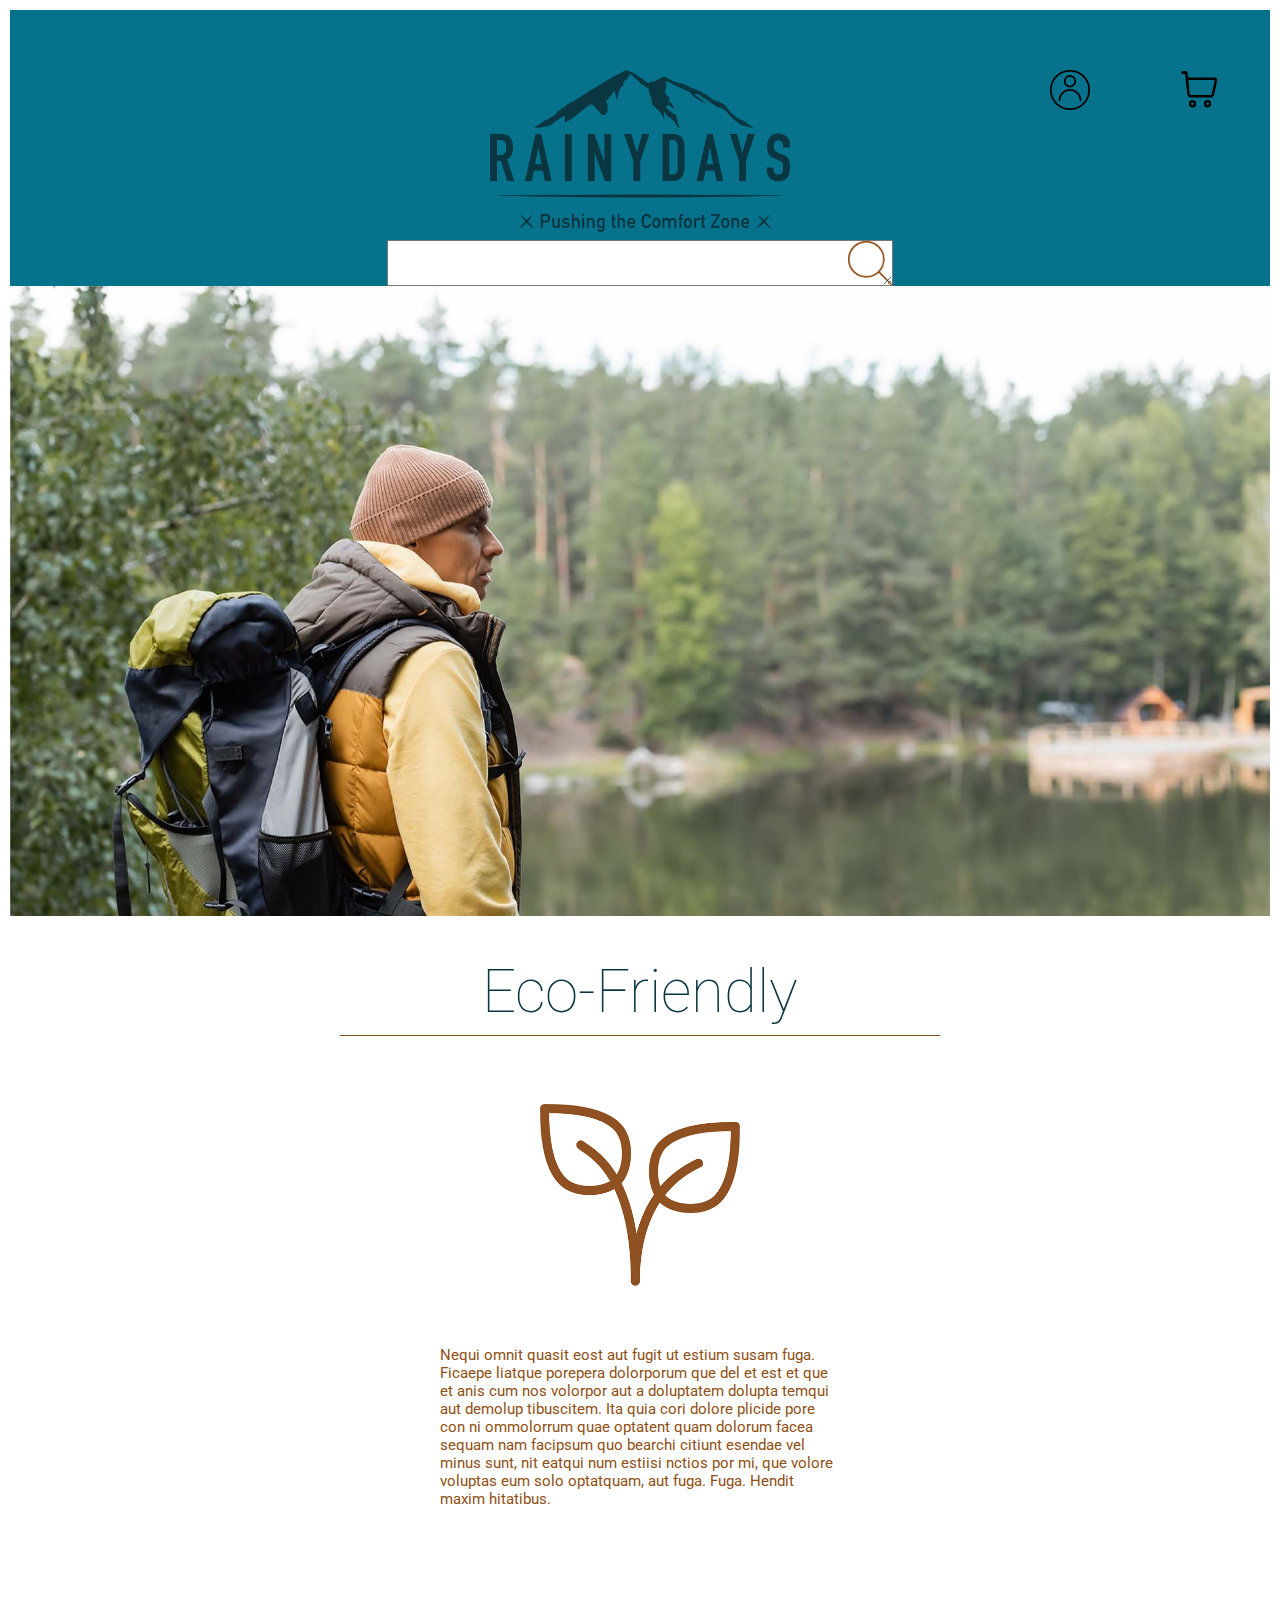
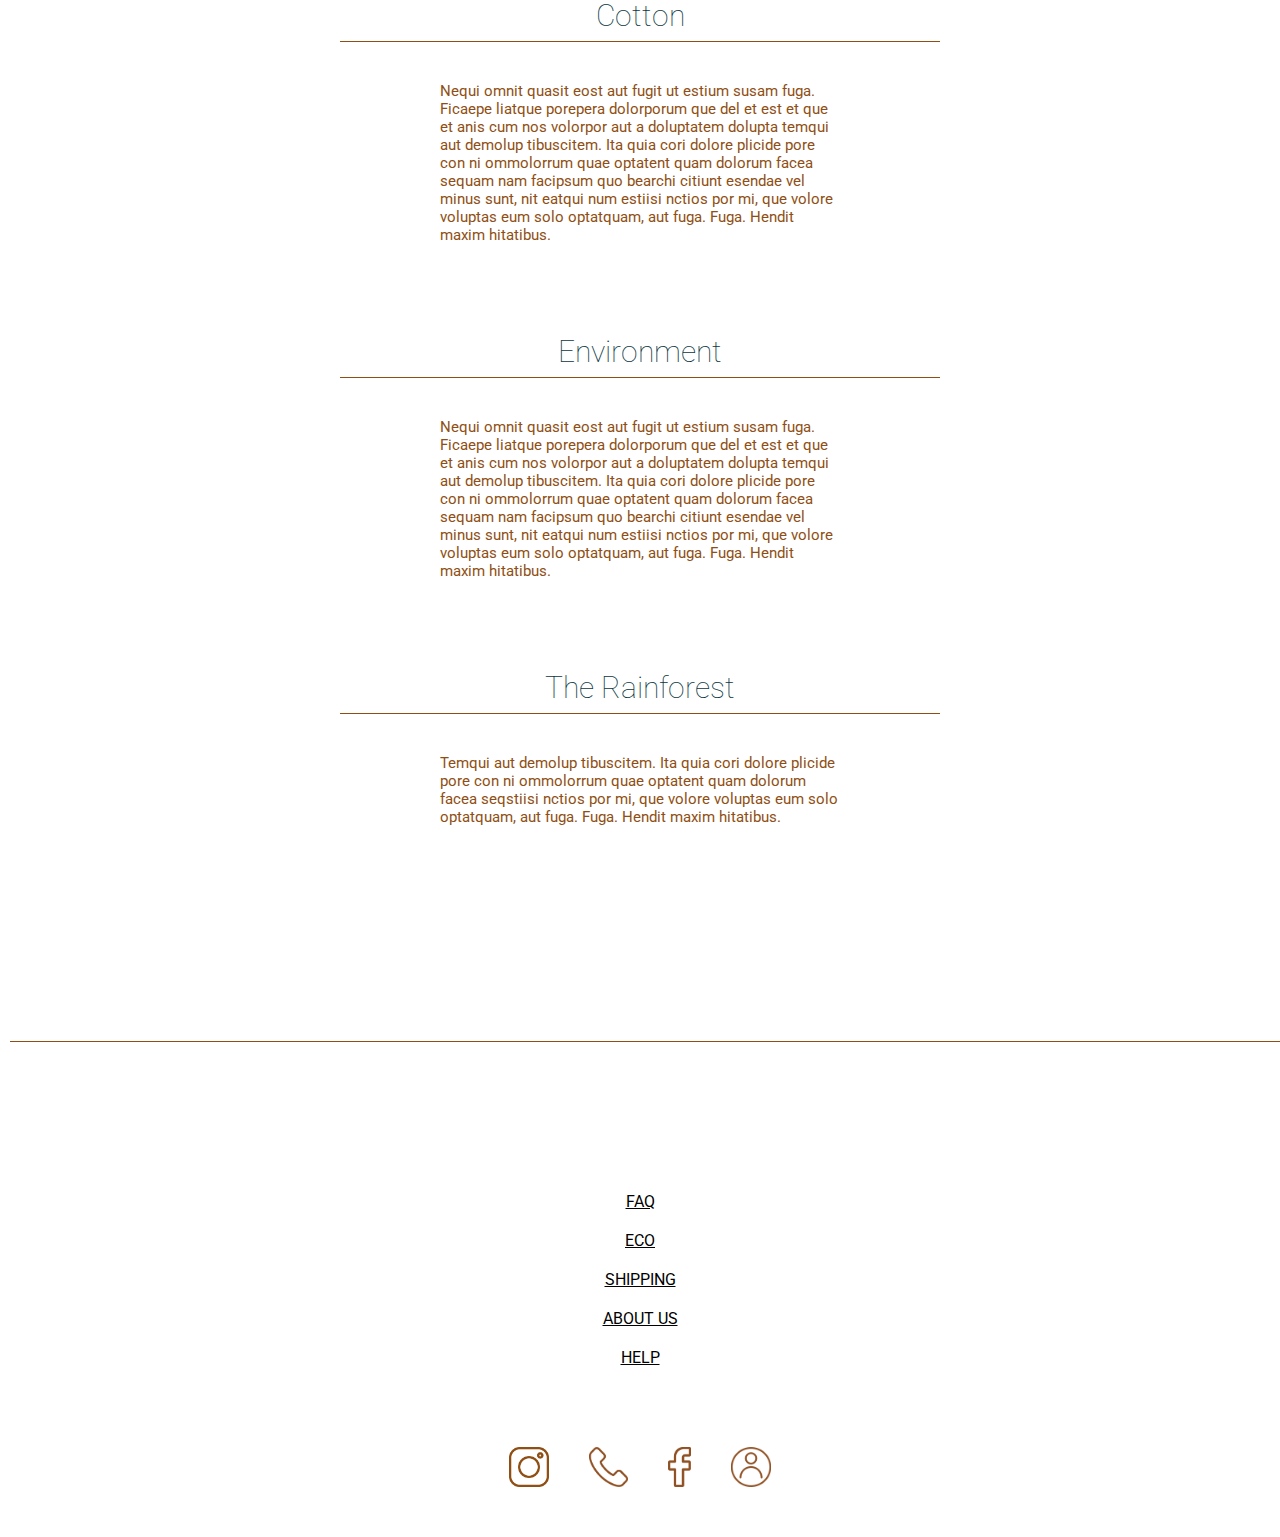
<file: Eco.html>
<!DOCTYPE html>
<html lang="en">
<head>
    <meta charset="UTF-8">
    <meta http-equiv="X-UA-Compatible" content="IE=edge">
    <meta name="viewport" content="width=device-width, initial-scale=1.0">
    <title>Eco-friendly></title>
    
    <link href="./css/styl.css" rel="stylesheet">
    <link rel="preconnect" href="https://fonts.googleapis.com">
    <link rel="preconnect" href="https://fonts.gstatic.com" crossorigin>
    <link href="https://fonts.googleapis.com/css2?family=Arima+Madurai:wght@200&family=Assistant:wght@200&family=Dongle:wght@300&family=Nanum+Gothic&family=Roboto:wght@100;300;400&display=swap" rel="stylesheet">

</head>
<body>
    <header>

        <div class="parent">
            <div class="logo">
                <a href="index.html">  <img src="./Image/RainyDays_Logo.png" alt="logo"></a>
            </div>
            <div class="profilicon">
                <a href="new-member.html"> <img src="./Image/profil bilde.png" alt="profilicon"></a>
            </div>
            <div class="kasseicon">
                <img src="./Image/001-shopping-cart.png" alt="kasseicon">
            </div>

        </div> 

        <form class="srcbox"> 
            <textarea id="message" class="texst" name="message"> </textarea>
           
        </form>

        <nav class="navbarstyling">

            <ul>
                <li> <a href="" class="Men">Men</a></li>
                <li> <a href="" class="Wommen">Wommen</a></li>
                <li> <a href=""  aria-haspopup="true"> Info</a>  
                   <ul class="dropdown" aria-label="submenu">
                       <li> <a href="material.html"> Matarial </a></li>
                       <li> <a href="shipping.html"> Shipping </a></li>
                       <li> <a href="member.html"> Member </a></li>
                       <li> <a href="Eco.html"> Eco Friendly </a></li>
                   </ul>
 
                </li> 

                <li> <a href="" class="Boots">Boots</a></li>
                <li> <a href="" class="Sale">Sale</a></li>
            </ul>

        </nav> 
  
    </header>

    <main>

        <section class="hedding-eco">
        </section>

        <section class="eco-friendly">
            <h1> Eco-Friendly </h1>
        </section> 
        
        <hr>

        <section class="eco-icon">
            <img src="./Image/Eco-icon.png" alt="eco symbol of to leaf">
        </section>

        <section class="iconinfo">

            <p>Nequi omnit quasit eost aut fugit ut estium susam fuga. 
               Ficaepe liatque porepera dolorporum que del et est et que et anis
               cum nos volorpor aut a doluptatem dolupta temqui aut demolup tibuscitem. 
               Ita quia cori dolore plicide pore con ni ommolorrum quae optatent quam 
               dolorum facea sequam nam facipsum quo bearchi citiunt esendae vel minus sunt, 
               nit eatqui num estiisi nctios por mi, que volore voluptas eum solo optatquam, 
               aut fuga. Fuga. Hendit maxim hitatibus.</p>

        </section>

        <section class="min-hedding">
            <h2> Cotton </h2>
        </section> 
        
        <hr>
        <section class="iconinfo">

            <p>Nequi omnit quasit eost aut fugit ut estium susam fuga. 
               Ficaepe liatque porepera dolorporum que del et est et que et anis
               cum nos volorpor aut a doluptatem dolupta temqui aut demolup tibuscitem. 
               Ita quia cori dolore plicide pore con ni ommolorrum quae optatent quam 
               dolorum facea sequam nam facipsum quo bearchi citiunt esendae vel minus sunt, 
               nit eatqui num estiisi nctios por mi, que volore voluptas eum solo optatquam, 
               aut fuga. Fuga. Hendit maxim hitatibus.</p>

        </section>

        <section class="min-hedding">
            <h2> Environment </h2>
        </section> 
        
        <hr>
        <section class="iconinfo">

            <p>Nequi omnit quasit eost aut fugit ut estium susam fuga. 
               Ficaepe liatque porepera dolorporum que del et est et que et anis
               cum nos volorpor aut a doluptatem dolupta temqui aut demolup tibuscitem. 
               Ita quia cori dolore plicide pore con ni ommolorrum quae optatent quam 
               dolorum facea sequam nam facipsum quo bearchi citiunt esendae vel minus sunt, 
               nit eatqui num estiisi nctios por mi, que volore voluptas eum solo optatquam, 
               aut fuga. Fuga. Hendit maxim hitatibus.</p>

        </section>

        

        <section class="min-hedding">
            <h2> The Rainforest </h2>
        </section> 
        
        <hr>
        <section class="iconinfo, rainforist">

            <p>Temqui aut demolup tibuscitem. 
            Ita quia cori dolore plicide pore con ni ommolorrum 
            quae optatent quam dolorum facea seqstiisi nctios por mi, que 
            volore voluptas eum solo optatquam, aut fuga. Fuga. 
            Hendit maxim hitatibus.</p>

        </section>



    </main>

    <hr class="over-the-footer">
    
    <footer> 

        <section class="info-company">
            
            <div class="faq">  <a href="">FAQ </a> </div>
             <div class="return"> <a href="Eco.html"> ECO </a> </div>
             <div class="shipping-footer"><a href="shipping.html"> SHIPPING </a></div>
             <div class="about"><a href=""> ABOUT US </a> </div>
             <div class="help"> <a href="" >HELP</a> </div>
           
        </section>

        <section class="sosial-media-icon">

            <div class="instagram">
                <img src="/Image/instagram.png" alt="instagram icon">
            </div>

            <div class="telephon">
                <img src="./Image/telefon.png" alt="telephon icon">
            </div>

            <div class="facbook">
                <img src="./Image/facboook.png" alt="facbook icon">
            </div>

            <div class="profill">
                <img src="./Image/profilene.png" alt="my profil icon">
            </div>

        </section>

    </footer>
</body>
</html>
</file>
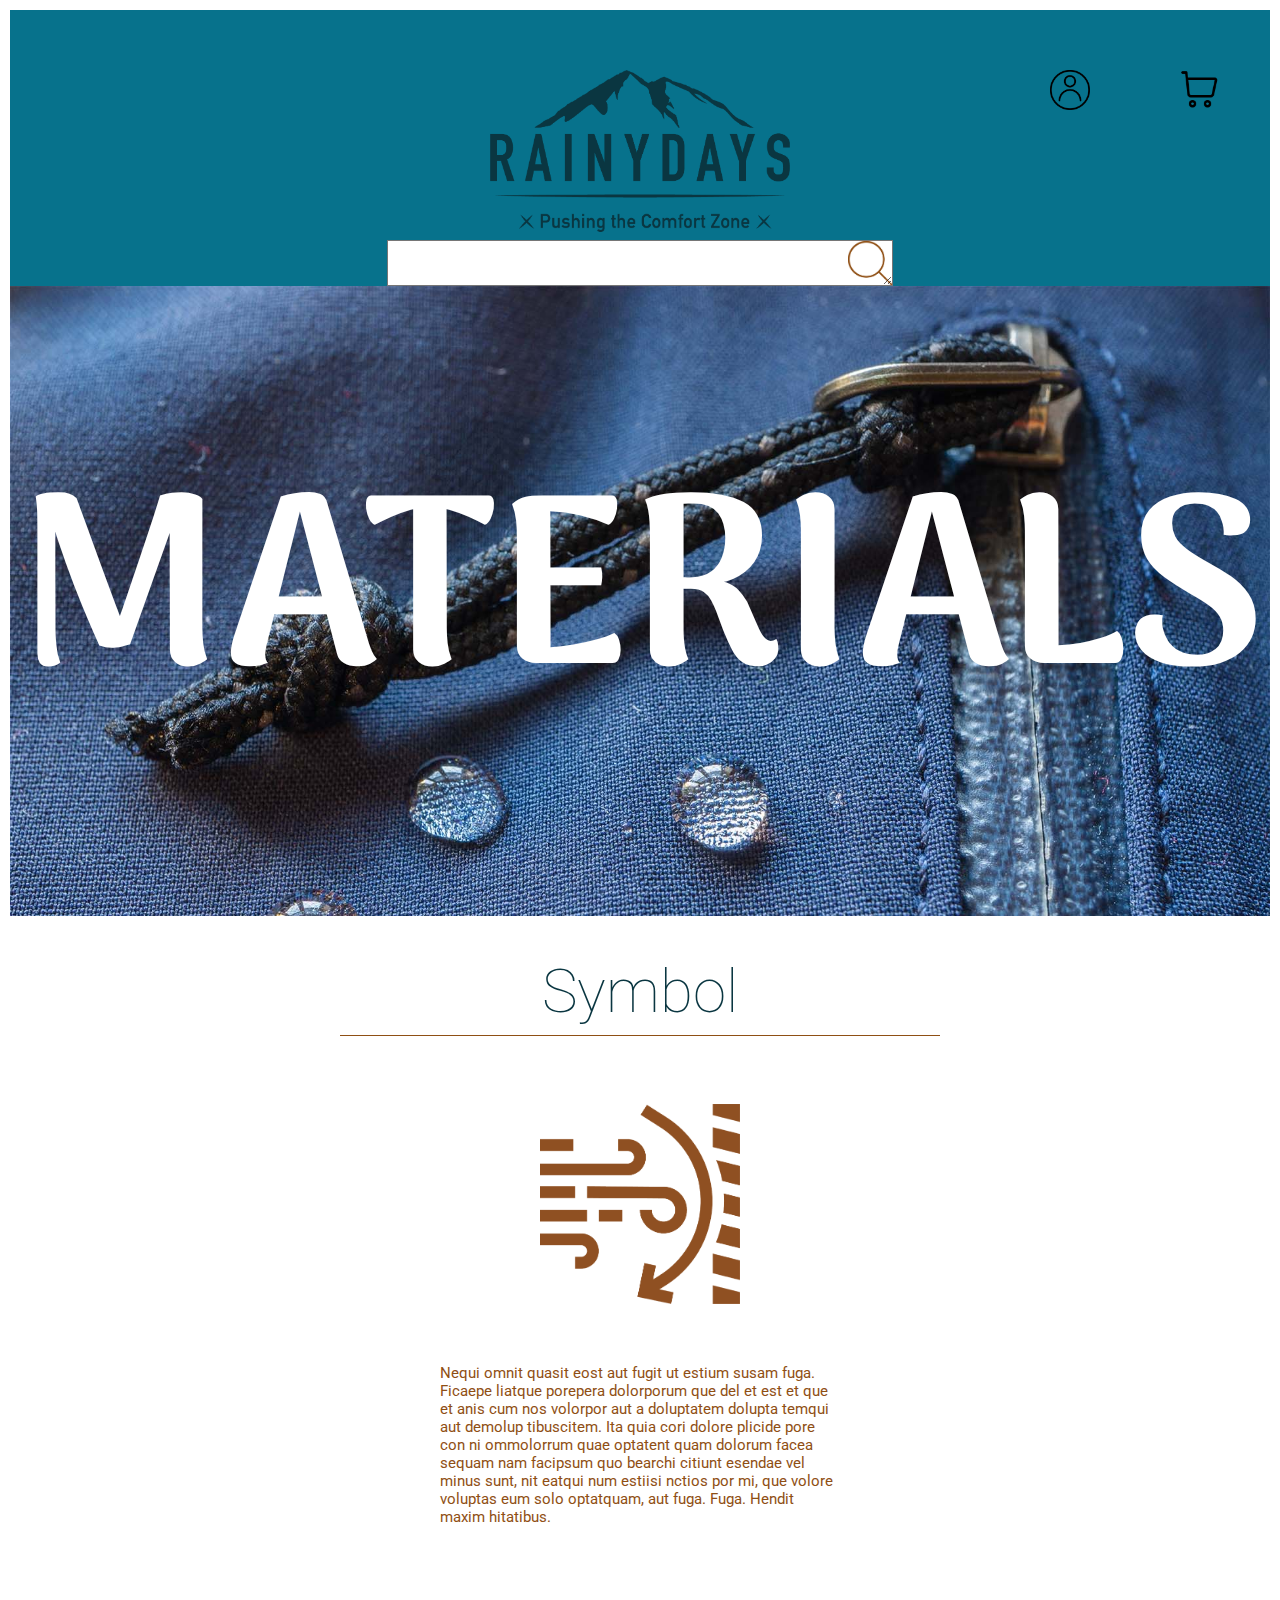
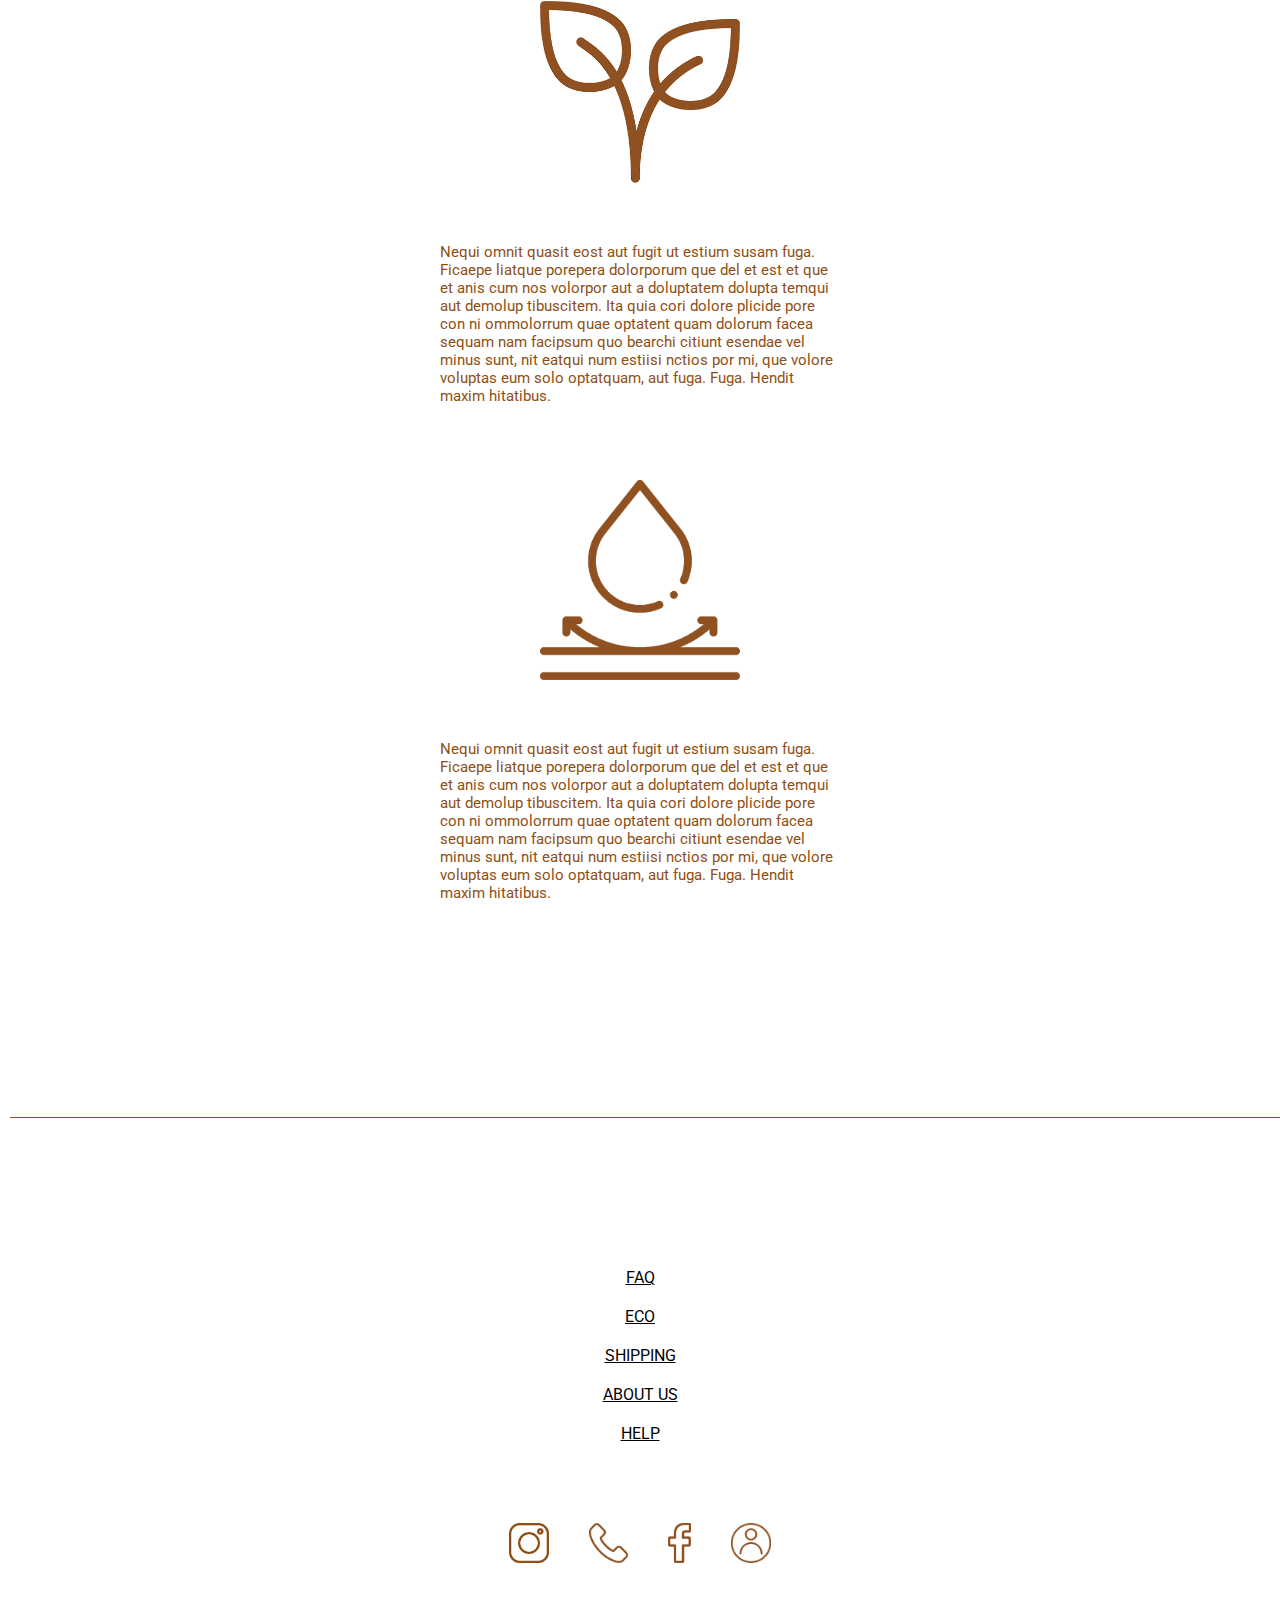
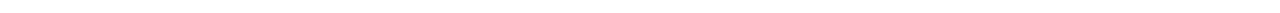
<file: material.html>
<!DOCTYPE html>
<html lang="en">
<head>
    <meta charset="UTF-8">
    <meta http-equiv="X-UA-Compatible" content="IE=edge">
    <meta name="viewport" content="width=device-width, initial-scale=1.0">
    <title>Material</title>

    <link href="./css/styl.css" rel="stylesheet">
    <link rel="preconnect" href="https://fonts.googleapis.com">
    <link rel="preconnect" href="https://fonts.gstatic.com" crossorigin>
    <link href="https://fonts.googleapis.com/css2?family=Arima+Madurai:wght@200&family=Assistant:wght@200&family=Dongle:wght@300&family=Nanum+Gothic&family=Roboto:wght@100;300;400&display=swap" rel="stylesheet">

</head>

<body>

    <header>

        <div class="parent">
            <div class="logo">
                <a href="index.html">  
                <img src="./Image/RainyDays_Logo.png" alt="logo"> </a>
            </div>
            <div class="profilicon">
                <a href="new-member.html"> <img src="./Image/profil bilde.png" alt="profilicon"></a>
            </div>
            <div class="kasseicon">
                <img src="./Image/001-shopping-cart.png" alt="kasseicon">
            </div>
    
        </div> 
    
        <form class="srcbox"> 
            <textarea id="message" class="texst" name="message"> </textarea>
           
        </form>
    
        <nav class="navbarstyling">
    
            <ul>
                <li> <a href="" class="Men">Men</a></li>
                <li> <a href="" class="Wommen">Wommen</a></li>
                <li> <a href=""  aria-haspopup="true"> Info</a>  
                   <ul class="dropdown" aria-label="submenu">
                       <li> <a href="material.html"> Matarial </a></li>
                       <li> <a href="shipping.html"> Shipping </a></li>
                       <li> <a href="member.html"> Member </a></li>
                       <li> <a href="Eco.html"> Eco Friendly </a></li>
                   </ul>
    
                </li> 
    
                <li> <a href="" class="Boots">Boots</a></li>
                <li> <a href="" class="Sale">Sale</a></li>
            </ul>
    
        </nav> 
    
    </header>


    <main>  
    
              <section class="material-hedding">

               <div class="matarial-texst"> MATERIALS </div>
    
              </section>

              <section class="symbol-hedding, top-hedding">

     <h1> Symbol </h1>
        
    </section>

    <hr>

    <section class="windprof-icon, icon-photo">

        <img src="./Image/symbold-windproof.png" alt="windprof icon">

    </section>

    <section class="iconinfo">

        <p>Nequi omnit quasit eost aut fugit ut estium susam fuga. 
           Ficaepe liatque porepera dolorporum que del et est et que et anis
           cum nos volorpor aut a doluptatem dolupta temqui aut demolup tibuscitem. 
           Ita quia cori dolore plicide pore con ni ommolorrum quae optatent quam 
           dolorum facea sequam nam facipsum quo bearchi citiunt esendae vel minus sunt, 
           nit eatqui num estiisi nctios por mi, que volore voluptas eum solo optatquam, 
           aut fuga. Fuga. Hendit maxim hitatibus.</p>

    </section>

    <section class="eco-icon">
        <img src="./Image/Eco-icon.png" alt="eco symbol of to leaf">
    </section>

    <section class="iconinfo">

        <p>Nequi omnit quasit eost aut fugit ut estium susam fuga. 
           Ficaepe liatque porepera dolorporum que del et est et que et anis
           cum nos volorpor aut a doluptatem dolupta temqui aut demolup tibuscitem. 
           Ita quia cori dolore plicide pore con ni ommolorrum quae optatent quam 
           dolorum facea sequam nam facipsum quo bearchi citiunt esendae vel minus sunt, 
           nit eatqui num estiisi nctios por mi, que volore voluptas eum solo optatquam, 
           aut fuga. Fuga. Hendit maxim hitatibus.</p>

    </section>

    <section class="icon-photo">

        <img src="./Image/icon-rainprof.png" alt="rainprof-icon">

    </section>

    <section class="iconinfo, rainprof">

        <p>Nequi omnit quasit eost aut fugit ut estium susam fuga. 
           Ficaepe liatque porepera dolorporum que del et est et que et anis
           cum nos volorpor aut a doluptatem dolupta temqui aut demolup tibuscitem. 
           Ita quia cori dolore plicide pore con ni ommolorrum quae optatent quam 
           dolorum facea sequam nam facipsum quo bearchi citiunt esendae vel minus sunt, 
           nit eatqui num estiisi nctios por mi, que volore voluptas eum solo optatquam, 
           aut fuga. Fuga. Hendit maxim hitatibus.</p>

    </section>

   </main>
    <hr class="over-the-footer">
    
    <footer> 

        <section class="info-company">
            
            <div class="faq">  <a href="">FAQ </a> </div>
             <div class="return"> <a href="Eco.html"> ECO </a> </div>
             <div class="shipping-footer"><a href="shipping.html"> SHIPPING </a></div>
             <div class="about"><a href=""> ABOUT US </a> </div>
             <div class="help"> <a href="" >HELP</a> </div>
           
        </section>

        <section class="sosial-media-icon">

            <div class="instagram">
                <img src="/Image/instagram.png" alt="instagram icon">
            </div>

            <div class="telephon">
                <img src="./Image/telefon.png" alt="telephon icon">
            </div>

            <div class="facbook">
                <img src="./Image/facboook.png" alt="facbook icon">
            </div>

            <div class="profill">
                <img src="./Image/profilene.png" alt="my profil icon">
            </div>

        </section>

    </footer>

    
</body>
</html>
</file>
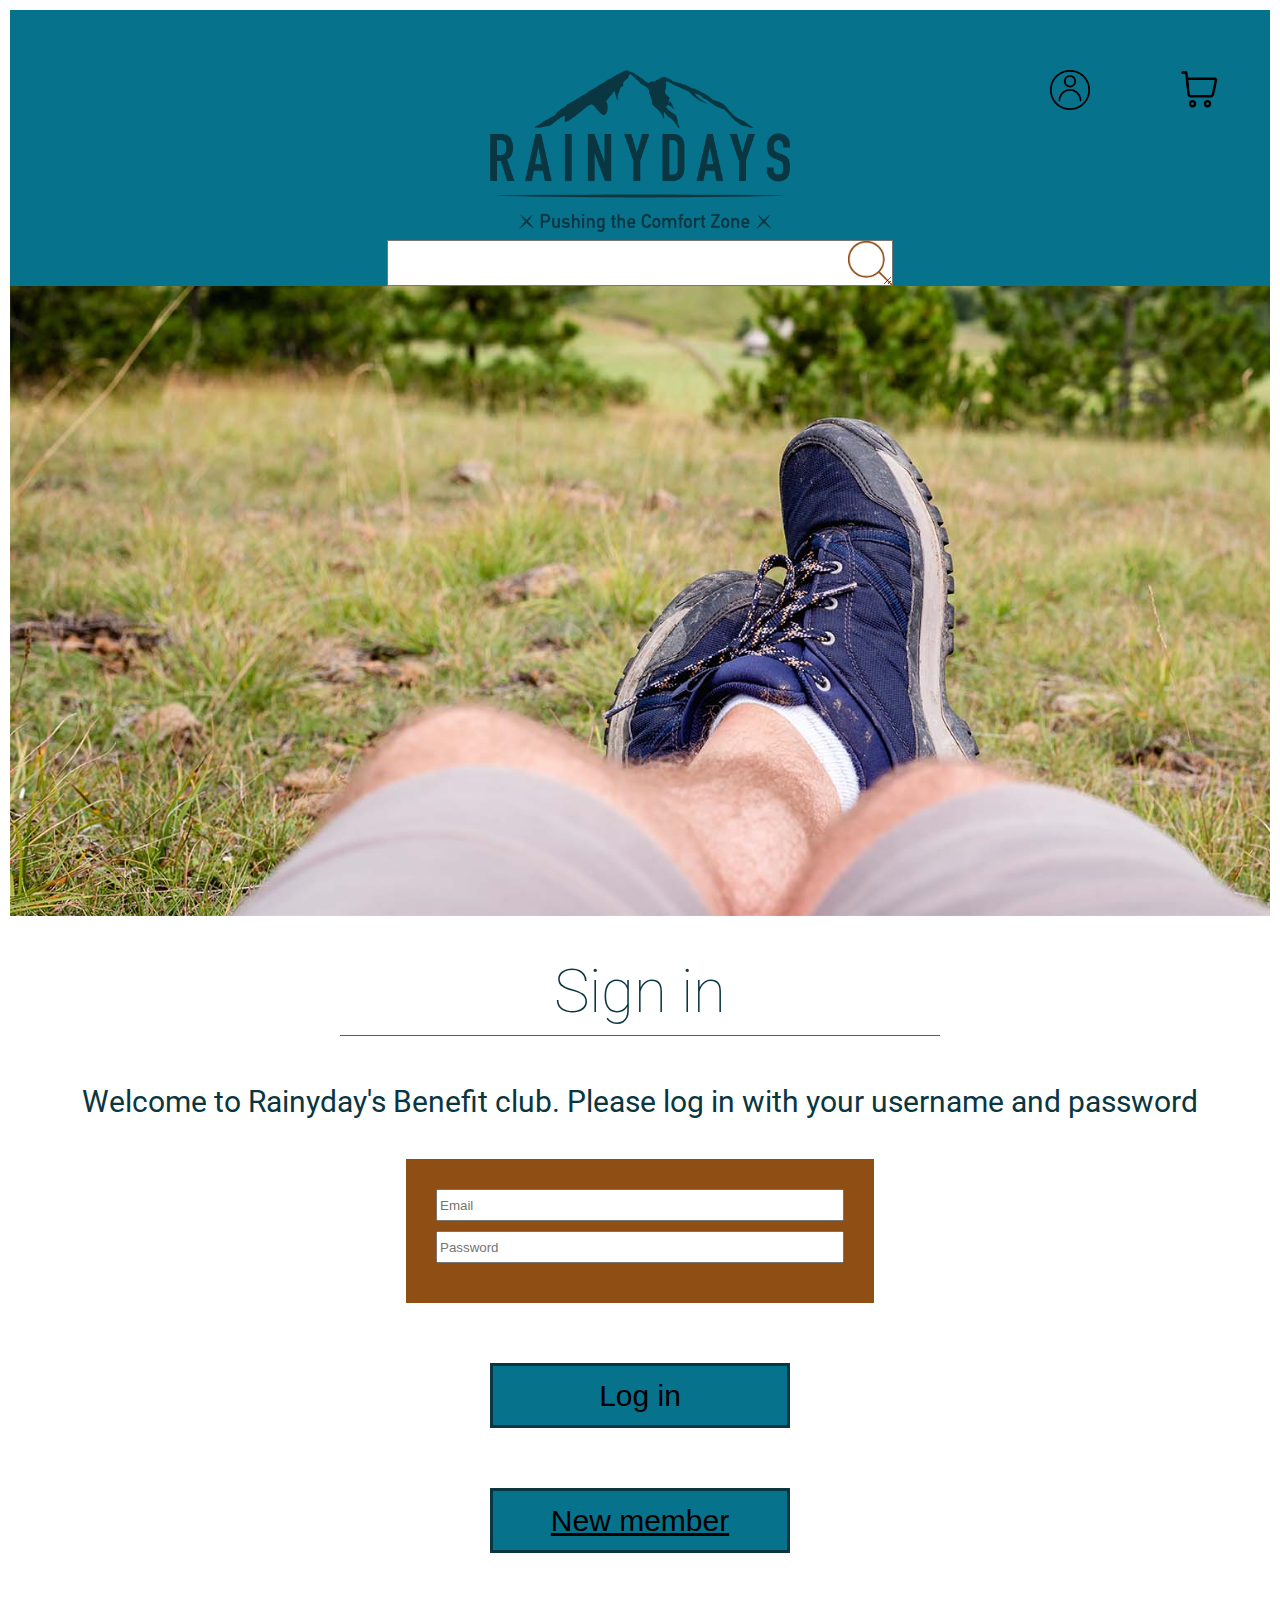
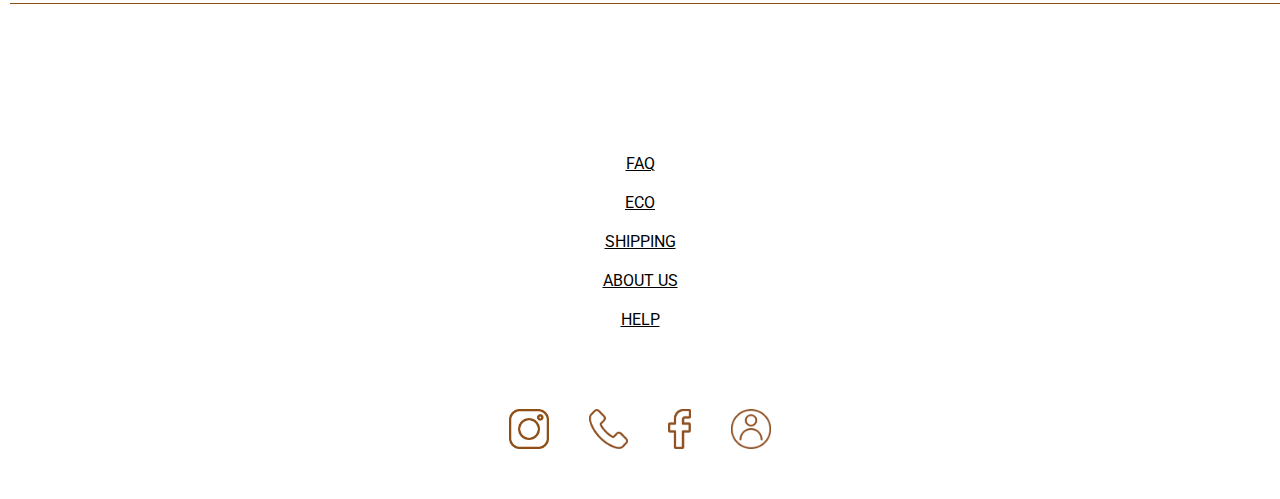
<file: member.html>
<!DOCTYPE html>
<html lang="en">
<head>
    <meta charset="UTF-8">
    <meta http-equiv="X-UA-Compatible" content="IE=edge">
    <meta name="viewport" content="width=device-width, initial-scale=1.0">
    <title>Member</title>

    <link href="./css/styl.css" rel="stylesheet">
    <link rel="preconnect" href="https://fonts.googleapis.com">
    <link rel="preconnect" href="https://fonts.gstatic.com" crossorigin>
    <link href="https://fonts.googleapis.com/css2?family=Arima+Madurai:wght@200&family=Assistant:wght@200&family=Dongle:wght@300&family=Nanum+Gothic&family=Roboto:wght@100;300;400&display=swap" rel="stylesheet">

</head>
<header>

    <div class="parent">
        <div class="logo">
            <a href="index.html">  
            <img src="./Image/RainyDays_Logo.png" alt="logo"> </a>
        </div>
        <div class="profilicon">
            <a href="new-member.html"> <img src="./Image/profil bilde.png" alt="profilicon"> </a>
        </div>
        <div class="kasseicon">
            <img src="./Image/001-shopping-cart.png" alt="kasseicon">
        </div>

    </div> 

    <form class="srcbox"> 
        <textarea id="message" class="texst" name="message"> </textarea>
       
    </form>

    <nav class="navbarstyling">

        <ul>
            <li> <a href="" class="Men">Men</a></li>
            <li> <a href="" class="Wommen">Wommen</a></li>
            <li> <a href=""  aria-haspopup="true">  Info </a>  
               <ul class="dropdown" aria-label="submenu">
                   <li> <a href="material.html"> Matarial </a></li>
                   <li> <a href="shipping.html"> Shipping </a></li>
                   <li> <a href="new-member.html"> Member </a></li>
                   <li> <a href="Eco.html"> Eco Friendly </a></li>
               </ul>

            </li> 

            <li> <a href="" class="Boots">Boots</a></li>
            <li> <a href="" class="Sale">Sale</a></li>
        </ul>

    </nav> 

</header>
<body>
<main>
    
    <section class="member-pag-hedding">

    </section>

    <section class="member-hedding, shipping">
        <h1> Sign in </h1>
    </section>
    <hr>

    <section class="informasjon-member">
            
        <div class="member-offer"> 
            Welcome to Rainyday's Benefit club.
            Please log in with your username and password
    </div>
    </section>


    <section class="member-forms"> 

        <div class="form-holder"> 
        <input type="email" placeholder="Email">
        <input type="password" placeholder="Password">
        </div>
        
       <button class="sign-up"> 
        Log in
    </button>

    <button class="sign-up"> 
       <a href="new-member.html"> New member </a>
    </button>

    </section>

    <hr class="over-the-footer">
    
    <footer> 

        <section class="info-company">
            
            <div class="faq">  <a href="">FAQ </a> </div>
             <div class="return"> <a href="Eco.html"> ECO </a> </div>
             <div class="shipping-footer"><a href="shipping.html"> SHIPPING </a></div>
             <div class="about"><a href=""> ABOUT US </a> </div>
             <div class="help"> <a href="" >HELP</a> </div>
           
        </section>

        <section class="sosial-media-icon">

            <div class="instagram">
                <img src="/Image/instagram.png" alt="instagram icon">
            </div>

            <div class="telephon">
                <img src="./Image/telefon.png" alt="telephon icon">
            </div>

            <div class="facbook">
                <img src="./Image/facboook.png" alt="facbook icon">
            </div>

            <div class="profill">
                <img src="./Image/profilene.png" alt="my profil icon">
            </div>

        </section>

    </footer>
</body>
</html>
</file>
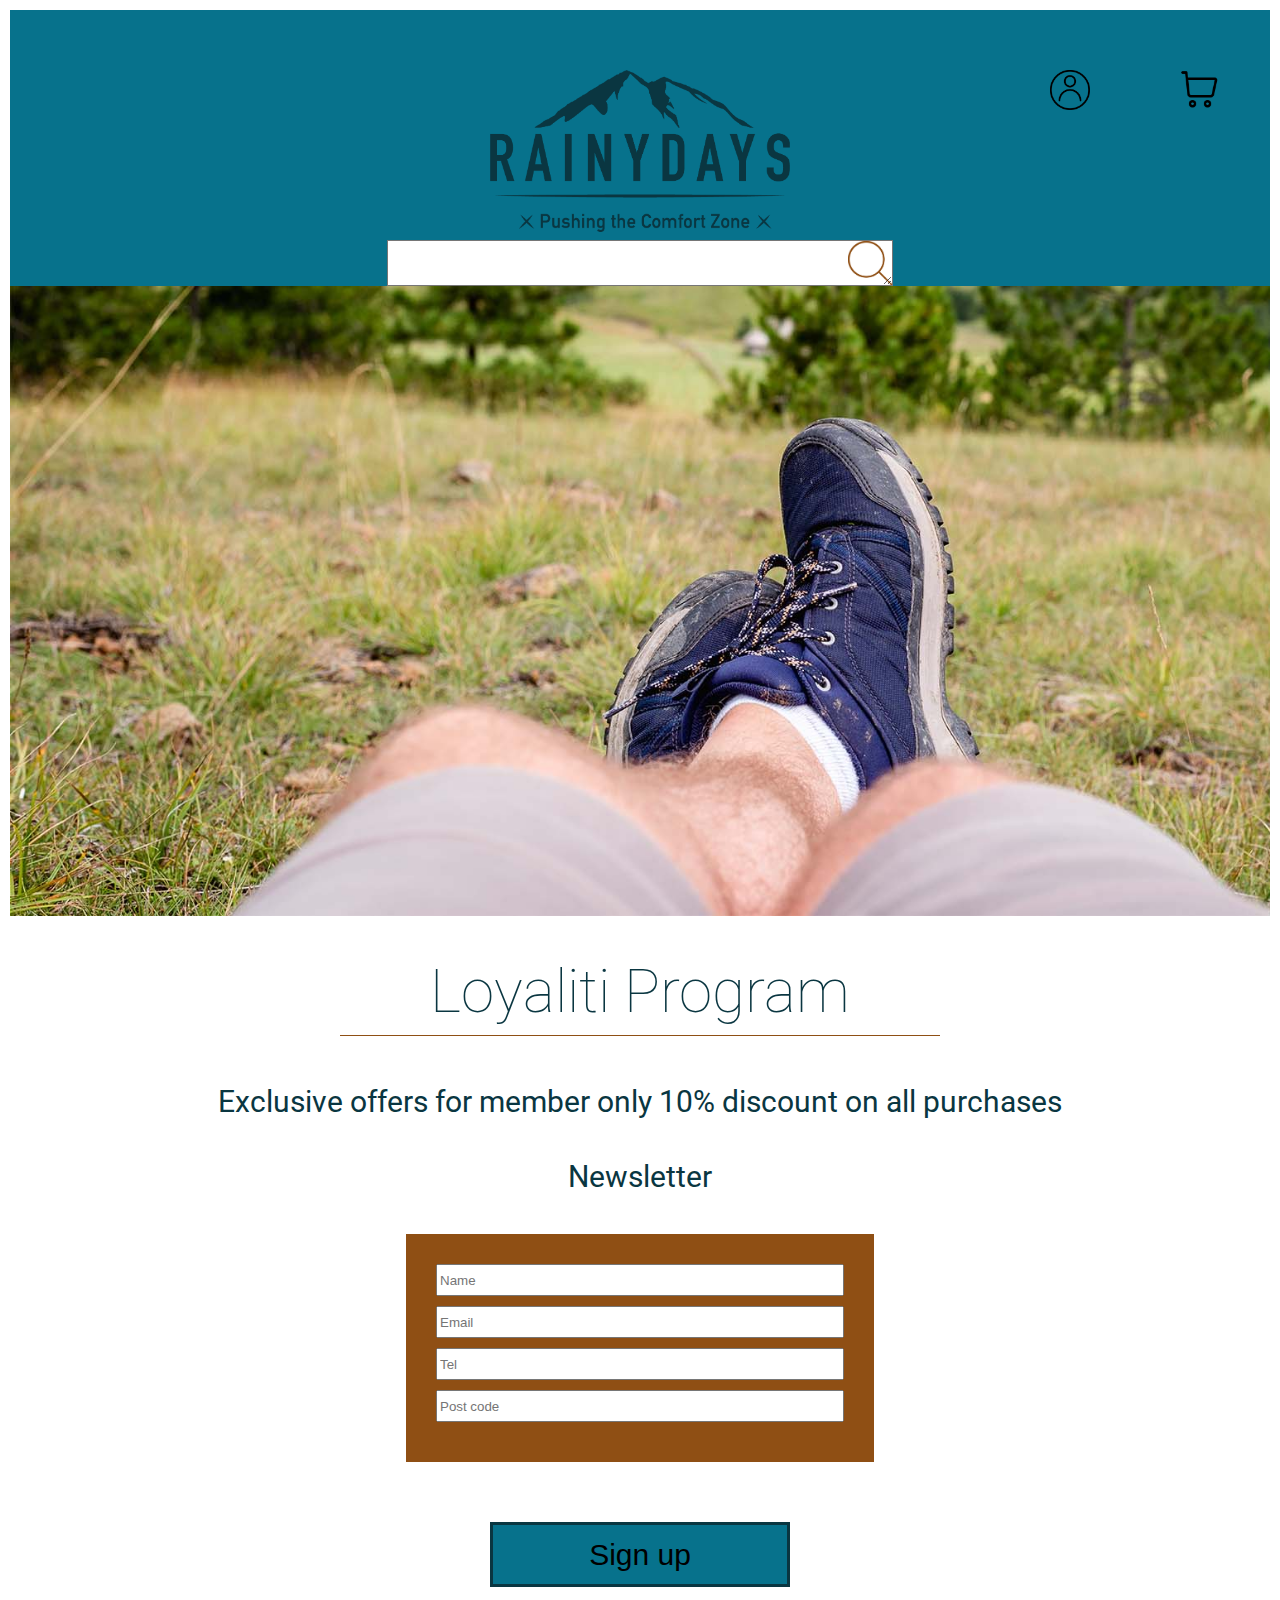
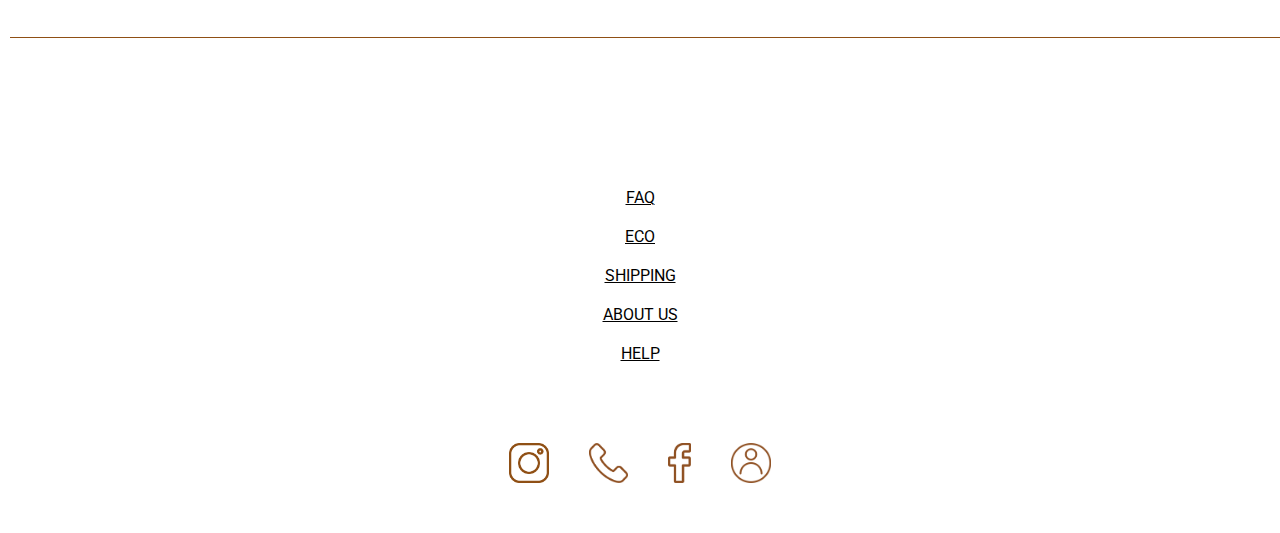
<file: new-member.html>
<!DOCTYPE html>
<html lang="en">
<head>
    <meta charset="UTF-8">
    <meta http-equiv="X-UA-Compatible" content="IE=edge">
    <meta name="viewport" content="width=device-width, initial-scale=1.0">
    <title>New Member</title>

    
    <link href="./css/styl.css" rel="stylesheet">
    <link rel="preconnect" href="https://fonts.googleapis.com">
    <link rel="preconnect" href="https://fonts.gstatic.com" crossorigin>
    <link href="https://fonts.googleapis.com/css2?family=Arima+Madurai:wght@200&family=Assistant:wght@200&family=Dongle:wght@300&family=Nanum+Gothic&family=Roboto:wght@100;300;400&display=swap" rel="stylesheet">

</head>

<body>
    
    <header>

        <div class="parent">
            <div class="logo">
                <a href="index.html">  
                <img src="./Image/RainyDays_Logo.png" alt="logo"> </a>
            </div>
            <div class="profilicon">
                <img src="./Image/profil bilde.png" alt="profilicon">
            </div>
            <div class="kasseicon">
                <img src="./Image/001-shopping-cart.png" alt="kasseicon">
            </div>
    
        </div> 
    
        <form class="srcbox"> 
            <textarea id="message" class="texst" name="message"> </textarea>
           
        </form>
    
        <nav class="navbarstyling">
    
            <ul>
                <li> <a href="men.html" class="Men">Men</a></li>
                <li> <a href="wommen.html" class="Wommen">Wommen</a></li>
                <li> <a href=""  aria-haspopup="true"> Info</a>  
                   <ul class="dropdown" aria-label="submenu">
                       <li> <a href="material.html"> Matarial </a></li>
                       <li> <a href="shipping.html"> Shipping </a></li>
                       <li> <a href=""> Member </a></li>
                       <li> <a href="Eco.html"> Eco Friendly </a></li>
                   </ul>
    
                </li> 
    
                <li> <a href="boots.html" class="Boots">Boots</a></li>
                <li> <a href="sale.html" class="Sale">Sale</a></li>
            </ul>
    
        </nav> 
    
    </header>

    <main>
        
        <section class="member-pag-hedding">

        </section>


        <section class="member-hedding, shipping">
            <h1> Loyaliti Program </h1>
        </section>
        <hr>

        <section class="informasjon-member">
            
            <div class="member-offer"> 
            Exclusive offers for member only
            10% discount on all purchases
        </div>

            <div class="news-letter-hedding"> 
              Newsletter  
            </div>
        </section>


        <section class="member-forms"> 

            <div class="form-holder"> 
            <input type="name" placeholder="Name">
            <input type="email" placeholder="Email">
            <input type="phon" placeholder="Tel">
            <input type="postcod" placeholder="Post code">
            </div>
            
           <button class="sign-up"> 
            Sign up
        </button>

        </section>

 
        

    </main>
    
    <hr class="over-the-footer">
    
    <footer> 

        <section class="info-company">
            
            <div class="faq">  <a href="">FAQ </a> </div>
             <div class="return"> <a href="Eco.html"> ECO </a> </div>
             <div class="shipping-footer"><a href="shipping.html"> SHIPPING </a></div>
             <div class="about"><a href=""> ABOUT US </a> </div>
             <div class="help"> <a href="" >HELP</a> </div>
           
        </section>

        <section class="sosial-media-icon">

            <div class="instagram">
                <img src="/Image/instagram.png" alt="instagram icon">
            </div>

            <div class="telephon">
                <img src="./Image/telefon.png" alt="telephon icon">
            </div>

            <div class="facbook">
                <img src="./Image/facboook.png" alt="facbook icon">
            </div>

            <div class="profill">
                <img src="./Image/profilene.png" alt="my profil icon">
            </div>

        </section>

    </footer>
</body>
</html>
</file>
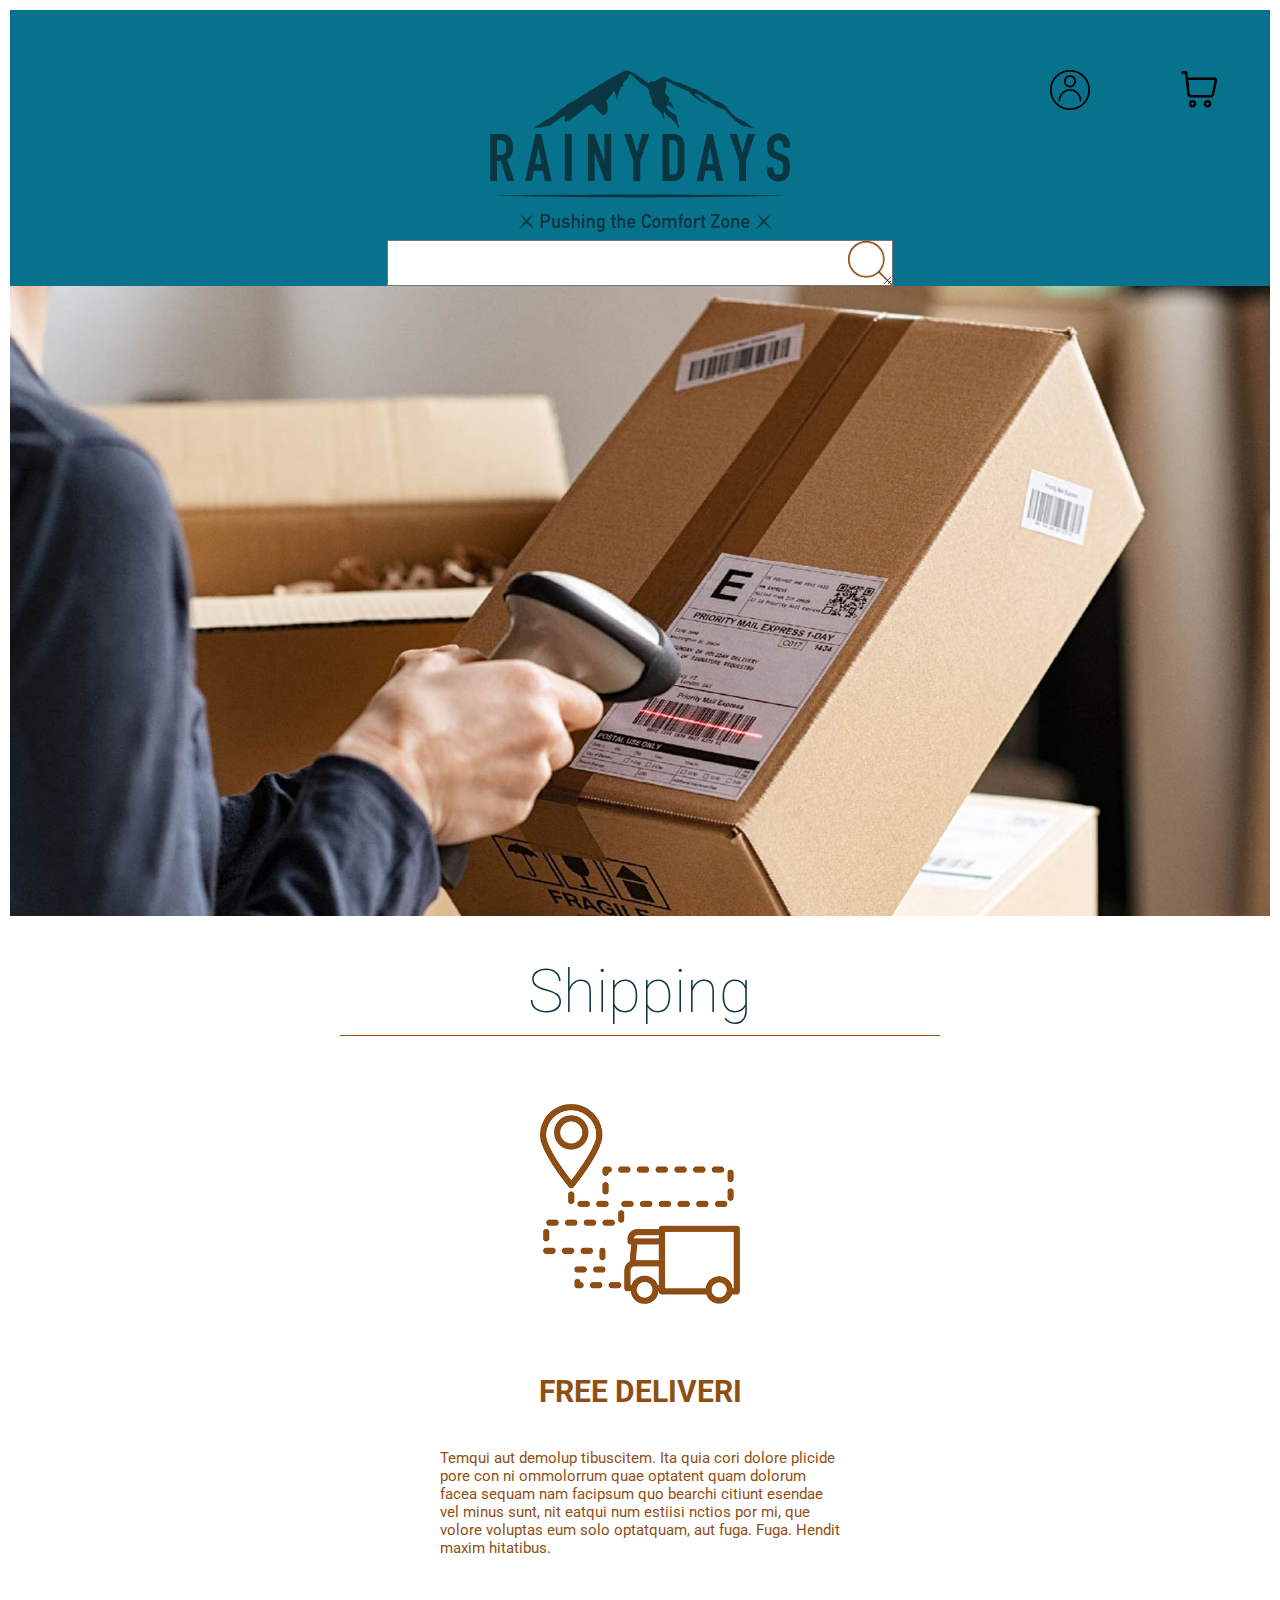
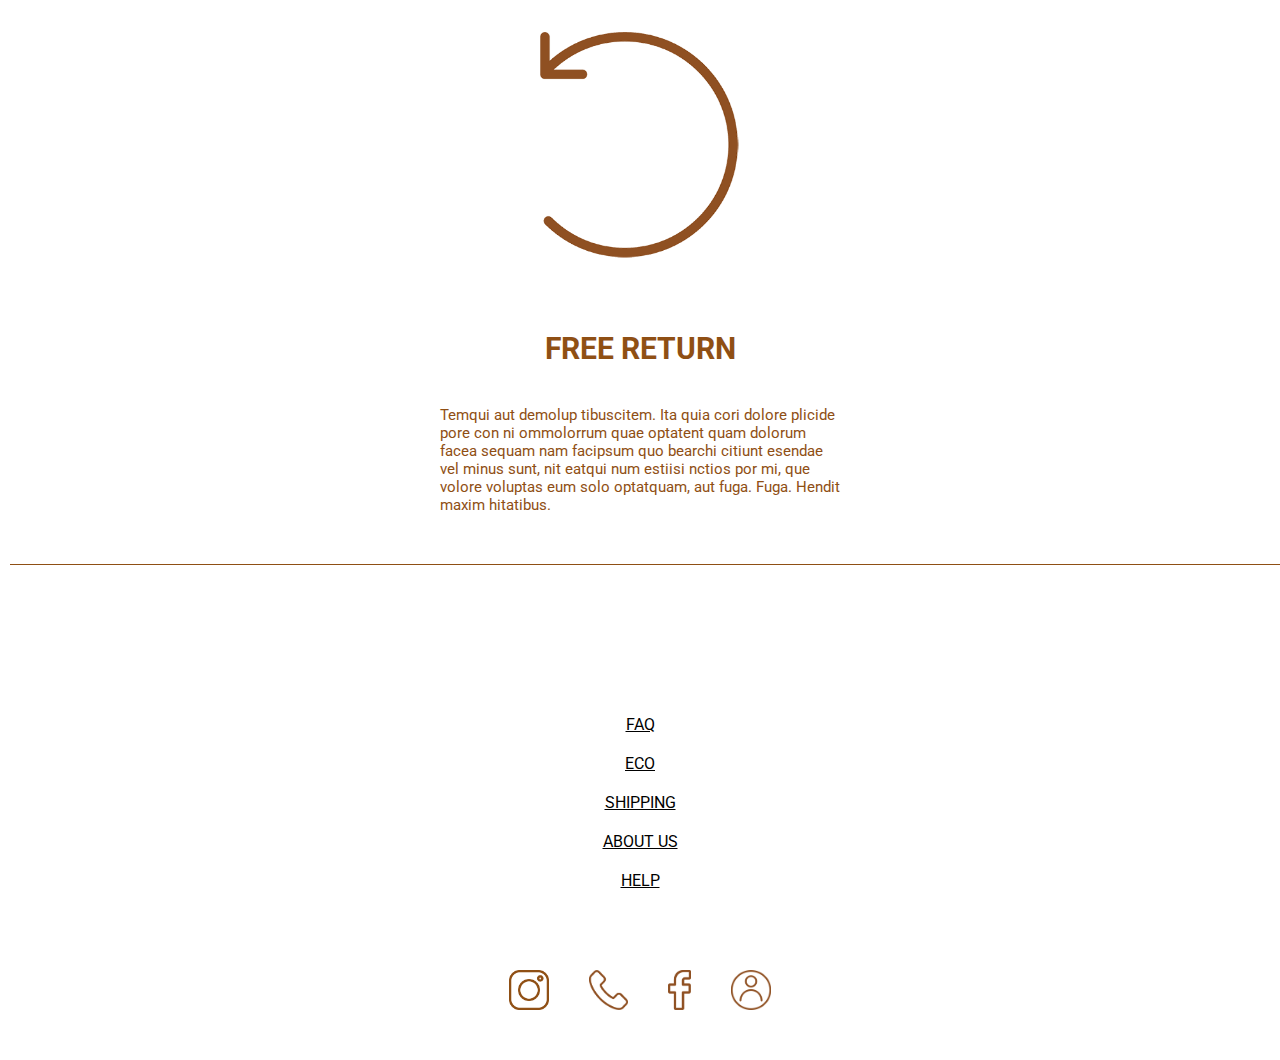
<file: shipping.html>
<!DOCTYPE html>
<html lang="en">
<head>
    <meta charset="UTF-8">
    <meta http-equiv="X-UA-Compatible" content="IE=edge">
    <meta name="viewport" content="width=device-width, initial-scale=1.0">
    <title>Shipping</title>

    <link href="./css/styl.css" rel="stylesheet">
    <link rel="preconnect" href="https://fonts.googleapis.com">
    <link rel="preconnect" href="https://fonts.gstatic.com" crossorigin>
    <link href="https://fonts.googleapis.com/css2?family=Arima+Madurai:wght@200&family=Assistant:wght@200&family=Dongle:wght@300&family=Nanum+Gothic&family=Roboto:wght@100;300;400&display=swap" rel="stylesheet">

</head>

<body>

    <header>

        <div class="parent">
            <div class="logo">
                <a href="index.html">  
                <img src="./Image/RainyDays_Logo.png" alt="logo"> </a>
            </div>
            <div class="profilicon">
                <a href="new-member.html"> <img src="./Image/profil bilde.png" alt="profilicon"> </a>
            </div>
            <div class="kasseicon">
                <img src="./Image/001-shopping-cart.png" alt="kasseicon">
            </div>

        </div> 

        <form class="srcbox"> 
            <textarea id="message" class="texst" name="message"> </textarea>
           
        </form>

        <nav class="navbarstyling">

            <ul>
                <li> <a href="" class="Men">Men</a></li>
                <li> <a href="" class="Wommen">Wommen</a></li>
                <li> <a href=""  aria-haspopup="true">  Info</a>  
                   <ul class="dropdown" aria-label="submenu">
                       <li> <a href="material.html"> Matarial </a></li>
                       <li> <a href="shipping.html"> Shipping </a></li>
                       <li> <a href="member.html"> Member </a></li>
                       <li> <a href="Eco.html"> Eco Friendly </a></li>
                   </ul>
 
                </li> 

                <li> <a href="" class="Boots">Boots</a></li>
                <li> <a href="" class="Sale">Sale</a></li>
            </ul>

        </nav> 
  
    </header>

    <main> 
        <section class="mail-photo"> 
        </section>

        <section class="shipping">
            <h1> Shipping </h1>
        </section>
        <hr>

        <section class="mail-driver-photo">
            
            <img src="./Image/mail-driver.png" alt="mail car icon">
        </section>

        <section class="free-deliveri, free">
        <h2> FREE DELIVERI </h2>
        </section>

        <section class="mail-driver-info, iconinfo">

            <p> Temqui aut demolup tibuscitem. Ita quia cori dolore plicide 
                pore con ni ommolorrum quae optatent quam dolorum facea sequam nam 
                facipsum quo bearchi citiunt esendae vel minus sunt, nit eatqui num estiisi 
                nctios por mi, que volore voluptas eum solo optatquam, aut fuga. Fuga.
                Hendit maxim hitatibus.</p>

        </section>

        <section class="return-icon">
            <img src="./Image/return-icon-01.png" alt="round arrow icon">
        </section>

        <section class="free-return, free">
            <h2> FREE RETURN</h2>
        </section>

        <section class="free-return-info, iconinfo">

            <p> Temqui aut demolup tibuscitem. Ita quia cori dolore plicide 
                pore con ni ommolorrum quae optatent quam dolorum facea sequam nam 
                facipsum quo bearchi citiunt esendae vel minus sunt, nit eatqui num estiisi 
                nctios por mi, que volore voluptas eum solo optatquam, aut fuga. Fuga.
                Hendit maxim hitatibus.</p>


        </section>
    </main>

    <hr class="over-the-footer">
    
    <footer> 

        <section class="info-company">
            
            <div class="faq">  <a href="">FAQ </a> </div>
             <div class="return"> <a href="Eco.html"> ECO </a> </div>
             <div class="shipping-footer"><a href="shipping.html"> SHIPPING </a></div>
             <div class="about"><a href=""> ABOUT US </a> </div>
             <div class="help"> <a href="" >HELP</a> </div>
           
        </section>

        <section class="sosial-media-icon">

            <div class="instagram">
                <img src="/Image/instagram.png" alt="instagram icon">
            </div>

            <div class="telephon">
                <img src="./Image/telefon.png" alt="telephon icon">
            </div>

            <div class="facbook">
                <img src="./Image/facboook.png" alt="facbook icon">
            </div>

            <div class="profill">
                <img src="./Image/profilene.png" alt="my profil icon">
            </div>

        </section>

    </footer>
</body>
</html>
</file>
<file: css/styl.css>
html {

    padding: 10px;
    align-content: center;
}

    body {
        margin: auto;
        max-width: 1920px;
        font-family: 'Roboto', sans-serif;
    }


/*the nav and hedding*/
.parent {
    background-color: #07728c ;
    height: 200px;
    max-width: 1920px;
    display: flex;
    flex-flow: row;
    justify-content: center;
    padding-top: 30px;
    padding-left: 30px;
    padding-right: 30px;
}

.logo {

    margin-left: auto;
    position: absolute;
}

.logo img {

    width: 300px;
    height: auto;
}

.profilicon {
    margin-left: auto;
    justify-content: flex-end;
    margin-right: 0;
}

.profilicon img {
    width: 40px;
    height: auto;
}

.kasseicon img {
    width: 40px;
    height: auto;
}
.kasseicon {
    margin-left: 50px;
    justify-content: flex-end;
}

.srcbox{
    display: flex;
    justify-content: center;
    background-color: #07728c ;
}
.srcbox textarea {
    width: 500px;
    height: 40px;
    background-image: url("../Image/glass.png");
    background-size: contain;
    background-repeat: no-repeat;
    background-position: right; }


    /*nav bar */

      .info {
        height: 400px;
        display: flex;
        justify-content: center;
        background-color: #07728c;
        height: 53px;
    }

    .navbar-button {
        width: 200px;
        height: 53px;
    }

    .dropbutton, .navbar-button {
        background-color: #07728c;
        padding: 16px;
        font-size: 16px;
        border: none;
        cursor: pointer;
        width: 200px;
        border: 1px solid #ffff;
    }

    .courses {
        width: 200px;
    }

    .courses li {
        padding: 12px 16px;
        text-decoration: none;
        border: 1px solid black;
        border-bottom: 0px;
        list-style: none;
    }

    .courses li a {
        text-decoration: none;
        color: #8F4F14;
        display: block;
        padding: 10px;   
    }

    .courses li:hover {
        background-color: #07728c;
        color: #ffff;
    }

   


#menu-checkbox {
    display: none;
}

/*the footer*/

.over-the-footer {
    width: 1500px;
    margin-top: 50px;
    margin-bottom: 150px;
}

.info-company, a {

 color: black;
}

.info-company {

    display: flex;
    flex-flow: column;
    justify-items: center;
    align-items: center;
    
}

.instagram img, .telephon img, .facbook img, .profill img {

    height: 40px;
    width: auto;
}

.faq, .return, .shipping-footer, .about, .help {

    padding-bottom: 20px;
}

.sosial-media-icon, img {
    display: flex;
    flex-flow: row;
    justify-content: center;
    align-content: center;
    padding-right: 20px;
    padding-left: 20px;
    margin-top: 30px;
    margin-bottom: 20px;

}

/*index.html*/

  .sale-hedding{

    background-image: url("../Image/hedderbilde-sale.jpg");
    position: relative;
    background-size: cover;
    background-repeat: no-repeat;
    min-height: 90vh;
  }

  .sale-texst {
  position: absolute;
  color: white;
  top: 60%;
  left: 65%;
  transform: translate( -50%, -50% );
  font-size: 20rem;
  font-family: 'Arima Madurai', sans-serif;
  font-weight:bold;
}

.tre-categorys {

    display: flex;
    flex-flow: row;
    flex-wrap: wrap;
    justify-content: space-between;
    margin-left: 10px;
    margin-right: 10px;
    gap: 10px;
    
  
}

.hiking-boots {

    background-image: url("../Image/Hikingboots.jpg");
    position: relative;
    background-size: cover;
    background-repeat: no-repeat;
    min-height: 70vh;
    flex: 1;
    margin-top: 10px;
    padding: 2px;
}

.hiking-tekst{

    position: absolute;
    top: 50%;
    left: 50%;
    font-size: 60px;
    color: white;
    transform: translate( -50%, -50% );
    
}

.jackets {

    background-image: url("../Image/jackets.jpg");
    position: relative;
    background-size: cover;
    background-repeat: no-repeat;
    min-height: 70vh;
    flex: 1;
    margin-top: 10px;
}

.jacet-texst {

    position: absolute;
    top: 50%;
    left: 50%;
    font-size: 60px;
    color: white;
    transform: translate( -50%, -50% );
    
}

.hiking-gere {

    background-image: url("../Image/hiking-gerar.jpg");
    position: relative;
    background-size: cover;
    background-repeat: no-repeat;
    min-height: 70vh;
    flex: 1;
    
    margin-top: 10px;
}

.hiking-texst {

    position: absolute;
    top: 50%;
    left: 50%;
    font-size: 60px;
    color: white;
    transform: translate( -50%, -50% );
}

.information-mail {
    display: flex;
    flex-flow: row;
    flex-wrap: wrap;
    justify-content: space-between;
    margin-top: 20px;
    margin-left: 10px;
    margin-right: 10px;
    gap: 10px;
}

.material-img {
    background-image: url("../Image/material-hedding01.jpg");
    background-size: cover;
    flex: 1;
    position: relative;
    background-repeat: no-repeat;
    margin-top: 10px;
}

.link, .link-hedding {

    color: white;
}

.material-tekst02{

    position: absolute;
    top: 50%;
    left: 50%;
    transform: translate( -50%, -50% );
    color: white;
    font-size: 150px;
  }

.sign-up-mail {

    background-image: url("../Image/bakgrund\ mail.png");
    background-size: cover;
    background-repeat: no-repeat;
    position: relative;
    flex: 1;
    margin-top: 10px;
}
  .news-letter{

      position: absolute;
      top: 20%;
      left: 50%;
      transform: translate( -50%, -50% );
      color: white;
      font-size: 70px;
  }

  .email {

    position: absolute;
      top: 50%;
      left: 50%;
      transform: translate( -50%, -50% );
      width: 900px;
      height: 50px;
  }

  .email-button {

    position: absolute;
    top: 75%;
    left: 50%;
    transform: translate( -50%, -50% );
    width: 381px;
    height: 78px;
    border:2px solid #0A3641;
    font-size: 40px;
    background-color: transparent;
    font-weight: lighter;
    font-family: 'Roboto', sans-serif;
  }

  .news-img {
      background-image: url("../Image/bacground-news.png");
      position: relative;
      background-size: cover;
      background-repeat: no-repeat;
      min-height: 90vh;
      margin-top: 20px;
         }

   .news-texst  {

      position: absolute;
      color: white;
      top: 50%;
      left: 50%;
      transform: translate( -50%, -50% );
      font-size: 20rem;
      font-family: 'Arima Madurai', sans-serif;
      font-weight: bold;
    
      }

  .mail-eco-return {
      display: flex;
      flex-flow: row;
      flex-wrap: wrap;
      justify-content: space-between;
      margin-top: 150px;
      margin-right: 50px;
      margin-left: 50px;
      margin-bottom: 250px;

        }

    .link-mail-eco-return {
      color: #8F4F14;
      }


  .icon-shipping-texst, .icon-return-texst, .icon-eco-texst {

    position: absolute;
    top: 114%;
    left: 50%;
    transform: translate( -50%, -50% );
    font-size: 30px;
    width: 250px;
  }

  .icon-shipping {
 background-image: url("../Image/mail-driver.png");
 width: 359px;
  }

  .icon-shipping, .icon-return, .icon-eco{
    background-size: cover;
    position: relative;
    background-repeat: no-repeat;
    height: 359px;
  }

  .icon-return {
      background-image: url("../Image/return-icon-01.png");
      width: 314px ;
  }

  .icon-eco {
      background-image: url("../Image/Eco-icon.png");
      width: 395px;
    }



/*shipping.html*/

.mail-photo {
    background-image: url("../Image/headding-shipping-short.jpg");
    background-size: cover;
    min-height: 70vh;
    background-repeat: no-repeat;
}

.shipping, .eco-friendly, .top-hedding {
    display: flex;
    font-size: 30px;
}

.shipping, .eco-friendly, .top-hedding, h1, h2 {
    justify-content: center;
    color: #0A3641;
    font-weight: lighter;
    margin-bottom: 0px;
}

hr {
    background-color: #8F4F14;
    height: 1px;
    border: none;
    width: 600px;
}

.mail-driver-photo, .return-icon, .eco-icon, .icon-photo {
 display: flex;
}

.mail-driver-photo, .return-icon, .eco-icon, .icon-photo, img {
    justify-content: center;
}

.mail-driver-photo img, .return-icon img, .eco-icon img, .icon-photo img {
    width: 200px;
    height: auto;
    margin-top: 60px;
}



.iconinfo, p {
    color: #8F4F14;
    font-size: 15px;
    width: 400px;
    margin-left: auto;
    margin-right: auto;
    margin-top: 40px;
}

.free h2{
    color: #8F4F14;
    display: flex;
    flex-flow: row;
    justify-content: center;
    align-content: center;
    font-weight: bold;
}

.min-hedding, h2 {
    display: flex;
    flex-flow: row;
    justify-content: center;
    align-content: center;
    color:#0A3641;
    font-weight: lighter;
    font-size: 30px;
    width: auto;
    padding-top: 25px;
}

.rainforist, .rainprof {
    padding-bottom: 150px;
}

.hedding-eco {
    background-image: url("../Image/eco-friendly-hedding.jpg");
    background-size: cover;
    min-height: 70vh;
    background-repeat: no-repeat;}

    /*material.html*/

    .material-hedding {
        background-image: url("../Image/material-hedding01.jpg");
        background-size: cover;
        min-height: 70vh;
        background-repeat: no-repeat;
        position: relative;
    } 

    .matarial-texst {
        position: absolute;
        color: white;
        top: 50%;
        left: 50%;
        transform: translate( -50%, -50% );
        font-size: 15rem;
        font-family: 'Arima Madurai', sans-serif;
        font-weight:bold;
    }

    /*member.html*/

    .member-pag-hedding {  
        background-image: url("../Image/member-hedding02.jpg");
        background-size: cover;
        min-height: 70vh;
        background-repeat: no-repeat;
        position: relative;
    }

    .member-hedding{
        color: #0A3641;
    }

    .informasjon-member{
        display: flex;
        justify-items: center;
        flex-flow: column;
        position: relative;
        justify-items: center;
        align-items: center;
    }

    .member-offer, .news-letter-hedding {
        color: #0A3641;
        font-size: 30px;
        margin-top: 40px;
        margin-right: auto;
        margin-left: auto;
    }

    .member-forms{
        display: flex;
        flex-flow: column;
        margin-top: 40px;
        align-items: center;
        
      }

      input { 
        margin-bottom: 10px;
        width: 400px;
        height: 26px;
      }
    
      .form-holder{
          background-color: #8F4F14;
          display: flex;
          flex-flow: column;
          padding: 30px;
      }

      .sign-up{
        display: flex;
        justify-content: center;
        width: 300px;
        height: 65px;
        align-items: center;
        margin-top: 60px;
        font-size: 30px;
        background-color: #07728c;
        border: solid #0A3641; 
      }

      /*the mobilll veue*/

        @media only screen and (min-width: 601px) {

            #menu-checkbox {
                display: none; }
              
            .icon-hambureger {
                display: none;
            }
        
            nav {
                display: none;
            }
        
        }
        
        @media only screen and (max-width: 600px){
        
            .info {
                display: none;
            }
        
            header{
                background-color: #07728c;
                position: relative;
            }
            nav, #menu-checkbox{
                display: none;
            }
            #menu-checkbox:checked ~ nav{
                display: block;
            }
            nav {
                position: absolute;
                background: #fff;
                padding: 10px 20px;
                z-index: 1000;
                
            }
            nav .navbarstyling{
                display: block;
                color: white;
                text-decoration: none;
            }
            .icon-hambureger{
            width: 30px;
            height: 30px;
            }
            .icon-hambureger {
            padding: 10px;
            }
        
            input { 
                width: 250px;
                height: 26px;
              }
        
            .profilicon img, .kasseicon img {
        
                width: 20px;
                height: auto;
            }
        
            .kasseicon {
                margin-right: 0px;
            }
        
            .profilicon {
                margin-right: -70px;
            }
            .srcbox textarea {
                width: 250px;
                height: 20px;
            }
        
            .parent {
                height: 130px;
            }
        
            hr {
                width: 300px;
            }
        
            .iconinfo, p {
                font-size: 12px;
                width: 300px;
            }
        
            .hiking-tekst, .jacet-texst, .hiking-gere, .material-tekst02, .news-letter {
                font-size: 70px;
            }
        
            .hiking-boots, .jackets, .hiking-gere, .material-img, .sign-up-mail {
                margin-top: 10px;
            }
        
             }
        
        @media only screen and (max-width: 700px) {
            body {
              background-color: lightblue;
            }
        
            .salphoto {
                background-size: contain;
            }
        
            .categorys {
                flex-flow: column;
                justify-content: center;
            }
        
            /*
        
            .navbarstyling li {
            
                margin: 5px;
                font-size: 15px;
            }
        
            ul .dropdown {
                width: 200px;
            } */
        
            .logo img {
                width: 150px;
                height: auto;
            }
        
            .mail-photo, .hedding-eco, .material-hedding{
                min-height: 30vh;
            }
        
            .shipping, h1 {
                font-size: 25px;
            }
        
            .tre-categorys img {
                height: 270px;
                width: auto;
            }
        
            .mail-driver-photo img, .return-icon img{
                width: 200px;
            }
        
            .news-letter {
                        width: 300px;
                        font-size: 40px;
                    }
                    
            .sign-up-mail {
                        height: 370px;
                    }  
                    
                    .email-button {
                        width: auto;
                        height: 40px;
                        font-size: 20px;
                               }
            }
               @media only screen and ( max-width: 1024px){
                   .sale-texst, .news-texst {
                       font-size: 8rem; 
                       left: 50%;
                   }
        
                   .hiking-boots, .jackets, .hiking-gere, .material-img {
                       min-height: 40vh;
                       justify-items: center;
                   }
        
                     .member-pag-hedding,
                     .news-img, .sale-hedding  {
                       min-height: 40vh;
                   }
                   .over-the-footer {
                    width: 300px; }
                    
                    .matarial-texst {
                    font-size: 4rem;}
        
                    .email {
                        width: 300px;
                    }
                    .icon-shipping, .icon-return, .icon-eco {
                        
                        display: none;
                    }
        
                    .mail-eco-return{
                        margin-top: 0px;
                        margin-bottom: 0px;
                    }
        
                    .tre-categorys, .information-mail{
                        justify-content: center;
                    }
                }
</file>
